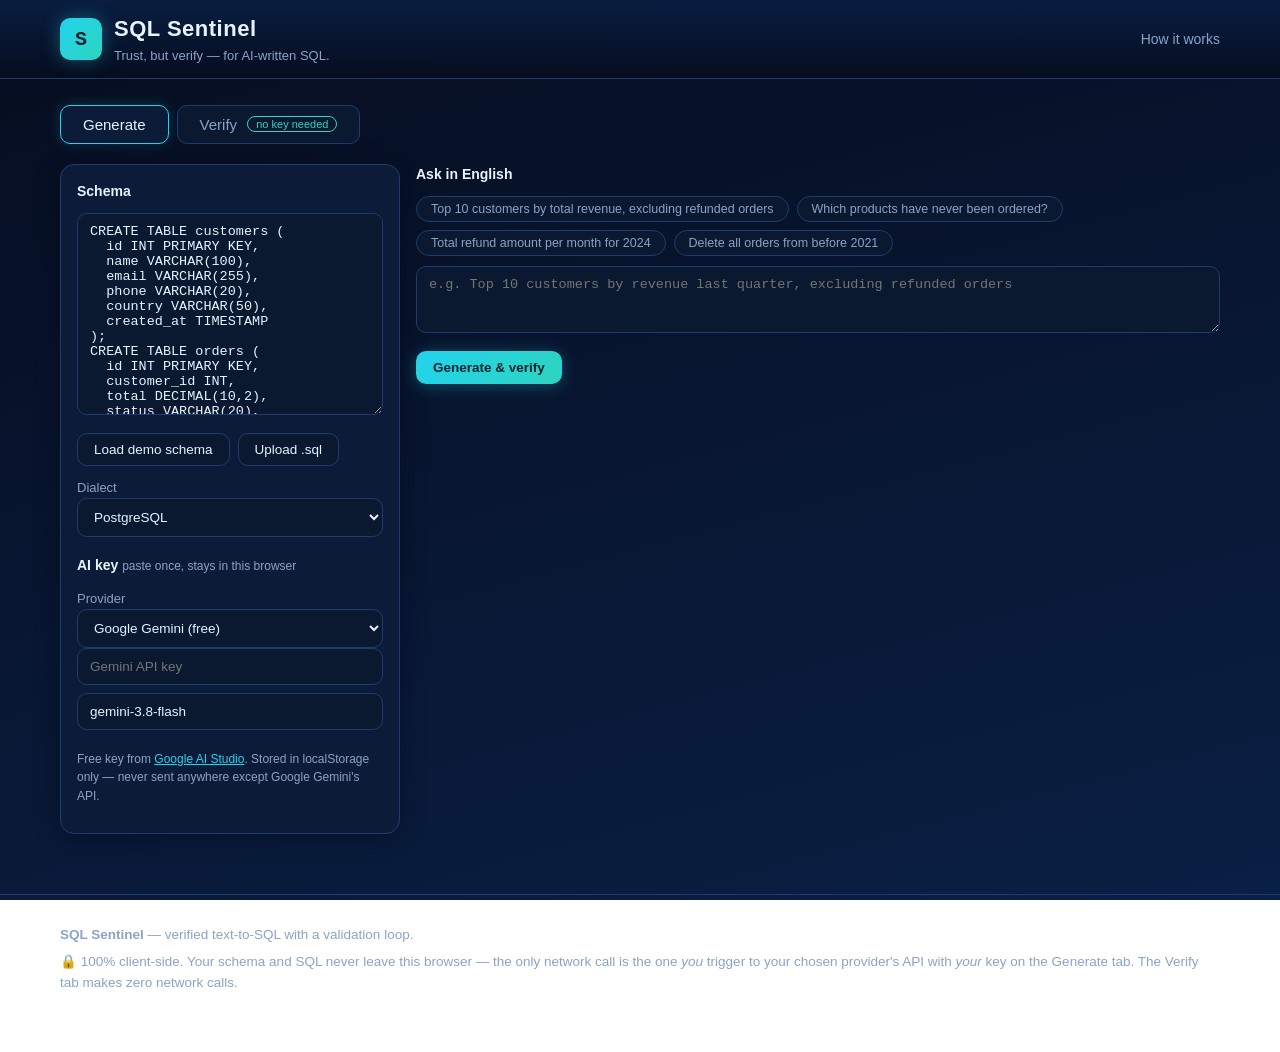
<file: index.html>
<!DOCTYPE html>
<html lang="en">
<head>
<meta charset="UTF-8">
<meta name="viewport" content="width=device-width, initial-scale=1.0">
<title>SQL Sentinel — Trust, but verify, for AI-written SQL.</title>
<meta name="description" content="SQL Sentinel: verified text-to-SQL with a validation loop. Generate SQL from English, then prove it safe against your schema — 100% in the browser.">
<link rel="stylesheet" href="assets/style.css?v=2">
<link rel="icon" href="data:image/svg+xml,<svg xmlns='http://www.w3.org/2000/svg' viewBox='0 0 100 100'><rect width='100' height='100' rx='20' fill='%230b1026'/><text x='50' y='70' font-size='52' text-anchor='middle' fill='%2338e1c6' font-family='monospace' font-weight='bold'>S</text></svg>">
</head>
<body>
<header class="site-header">
  <div class="wrap">
    <div class="brand">
      <span class="logo">S</span>
      <div>
        <h1>SQL Sentinel</h1>
        <p class="tagline">Trust, but verify — for AI-written SQL.</p>
      </div>
    </div>
    <nav><a href="about.html">How it works</a></nav>
  </div>
</header>

<main class="wrap">
  <div class="tabs" role="tablist">
    <button class="tab active" id="tabBtnGenerate" role="tab" aria-selected="true">Generate</button>
    <button class="tab" id="tabBtnVerify" role="tab" aria-selected="false">Verify <span class="keyless">no key needed</span></button>
  </div>

  <!-- ============ GENERATE TAB ============ -->
  <section id="tab-generate" role="tabpanel">
    <div class="gen-grid">
      <aside class="schema-panel">
        <h3>Schema</h3>
        <textarea id="genDdl" rows="12" spellcheck="false" placeholder="Paste CREATE TABLE statements here…"></textarea>
        <div class="btnrow">
          <button class="btn" id="genDemoSchema">Load demo schema</button>
          <button class="btn" id="genUploadSchema">Upload .sql</button>
          <input type="file" id="genSchemaFile" accept=".sql,.txt" hidden>
        </div>
        <label class="muted" for="genDialect">Dialect
          <select id="genDialect">
            <option value="postgresql" selected>PostgreSQL</option>
            <option value="mysql">MySQL</option>
            <option value="bigquery">BigQuery</option>
            <option value="snowflake">Snowflake</option>
            <option value="sqlite">SQLite</option>
            <option value="trino">Trino</option>
          </select>
        </label>
        <h3>AI key <span class="muted-sm">paste once, stays in this browser</span></h3>
        <label class="muted" for="apiProvider">Provider
          <select id="apiProvider">
            <option value="gemini" selected>Google Gemini (free)</option>
            <option value="groq">Groq (free, fast)</option>
          </select>
        </label>
        <input type="password" id="apiKey" placeholder="Gemini API key" autocomplete="off">
        <input type="text" id="apiModel" value="gemini-3.8-flash" title="Model name" autocomplete="off" spellcheck="false">
        <p class="muted-sm" id="apiKeyHint">Free key from Google AI Studio. Stored in localStorage only — never sent anywhere except Google's API.</p>
      </aside>

      <div class="gen-main">
        <h3>Ask in English</h3>
        <div class="chips" id="exampleChips"></div>
        <textarea id="question" rows="3" placeholder="e.g. Top 10 customers by revenue last quarter, excluding refunded orders"></textarea>
        <div class="btnrow">
          <button class="btn primary" id="generateBtn">Generate &amp; verify</button>
          <span class="muted-sm" id="genStatus"></span>
        </div>
        <div id="loopLog" class="loop-log" hidden></div>
        <div id="genResult" hidden>
          <div class="verdict" id="genVerdict"></div>
          <h3>SQL</h3>
          <pre class="sqlout"><code id="genSql"></code></pre>
          <h3>Validation report</h3>
          <div id="genIssues" class="issues"></div>
          <h3>In plain English</h3>
          <p id="genExplain" class="explain"></p>
        </div>
      </div>
    </div>
  </section>

  <!-- ============ VERIFY TAB ============ -->
  <section id="tab-verify" role="tabpanel" hidden>
    <p class="lede">Paste any SQL — yours, a colleague's, an AI's — and get an instant validation report.
       No key, no account, no network calls. Everything runs locally.</p>
    <div class="verify-grid">
      <div>
        <h3>SQL to check</h3>
        <textarea id="verSql" rows="10" spellcheck="false" placeholder="Paste SQL here…"></textarea>
        <div class="btnrow">
          <button class="btn" id="verDemoSql">Load demo SQL</button>
          <button class="btn" id="verRiskySql">Load risky SQL</button>
        </div>
      </div>
      <div>
        <h3>Schema <span class="muted-sm">optional but recommended</span></h3>
        <textarea id="verDdl" rows="10" spellcheck="false" placeholder="Paste CREATE TABLE statements here…"></textarea>
        <div class="btnrow">
          <button class="btn" id="verDemoSchema">Load demo schema</button>
          <label class="muted" for="verDialect">Dialect
            <select id="verDialect">
              <option value="postgresql" selected>PostgreSQL</option>
              <option value="mysql">MySQL</option>
              <option value="bigquery">BigQuery</option>
              <option value="snowflake">Snowflake</option>
              <option value="sqlite">SQLite</option>
              <option value="trino">Trino</option>
            </select>
          </label>
        </div>
      </div>
    </div>
    <div class="btnrow">
      <button class="btn primary" id="validateBtn">Validate</button>
    </div>
    <div id="verResult" hidden>
      <div class="verdict" id="verVerdict"></div>
      <h3>Validation report</h3>
      <div id="verIssues" class="issues"></div>
      <h3>In plain English</h3>
      <p id="verExplain" class="explain"></p>
    </div>
  </section>
</main>

<footer class="site-footer">
  <div class="wrap">
    <p><strong>SQL Sentinel</strong> — verified text-to-SQL with a validation loop.</p>
    <p>🔒 100% client-side. Your schema and SQL never leave this browser — the only network call is the one <em>you</em> trigger to your chosen provider's API with <em>your</em> key on the Generate tab. The Verify tab makes zero network calls.</p>
  </div>
</footer>

<script src="assets/vendor/node-sql-parser.umd.js"></script>
<script src="assets/validator.js"></script>
<script src="assets/app.js"></script>
</body>
</html>
</file>
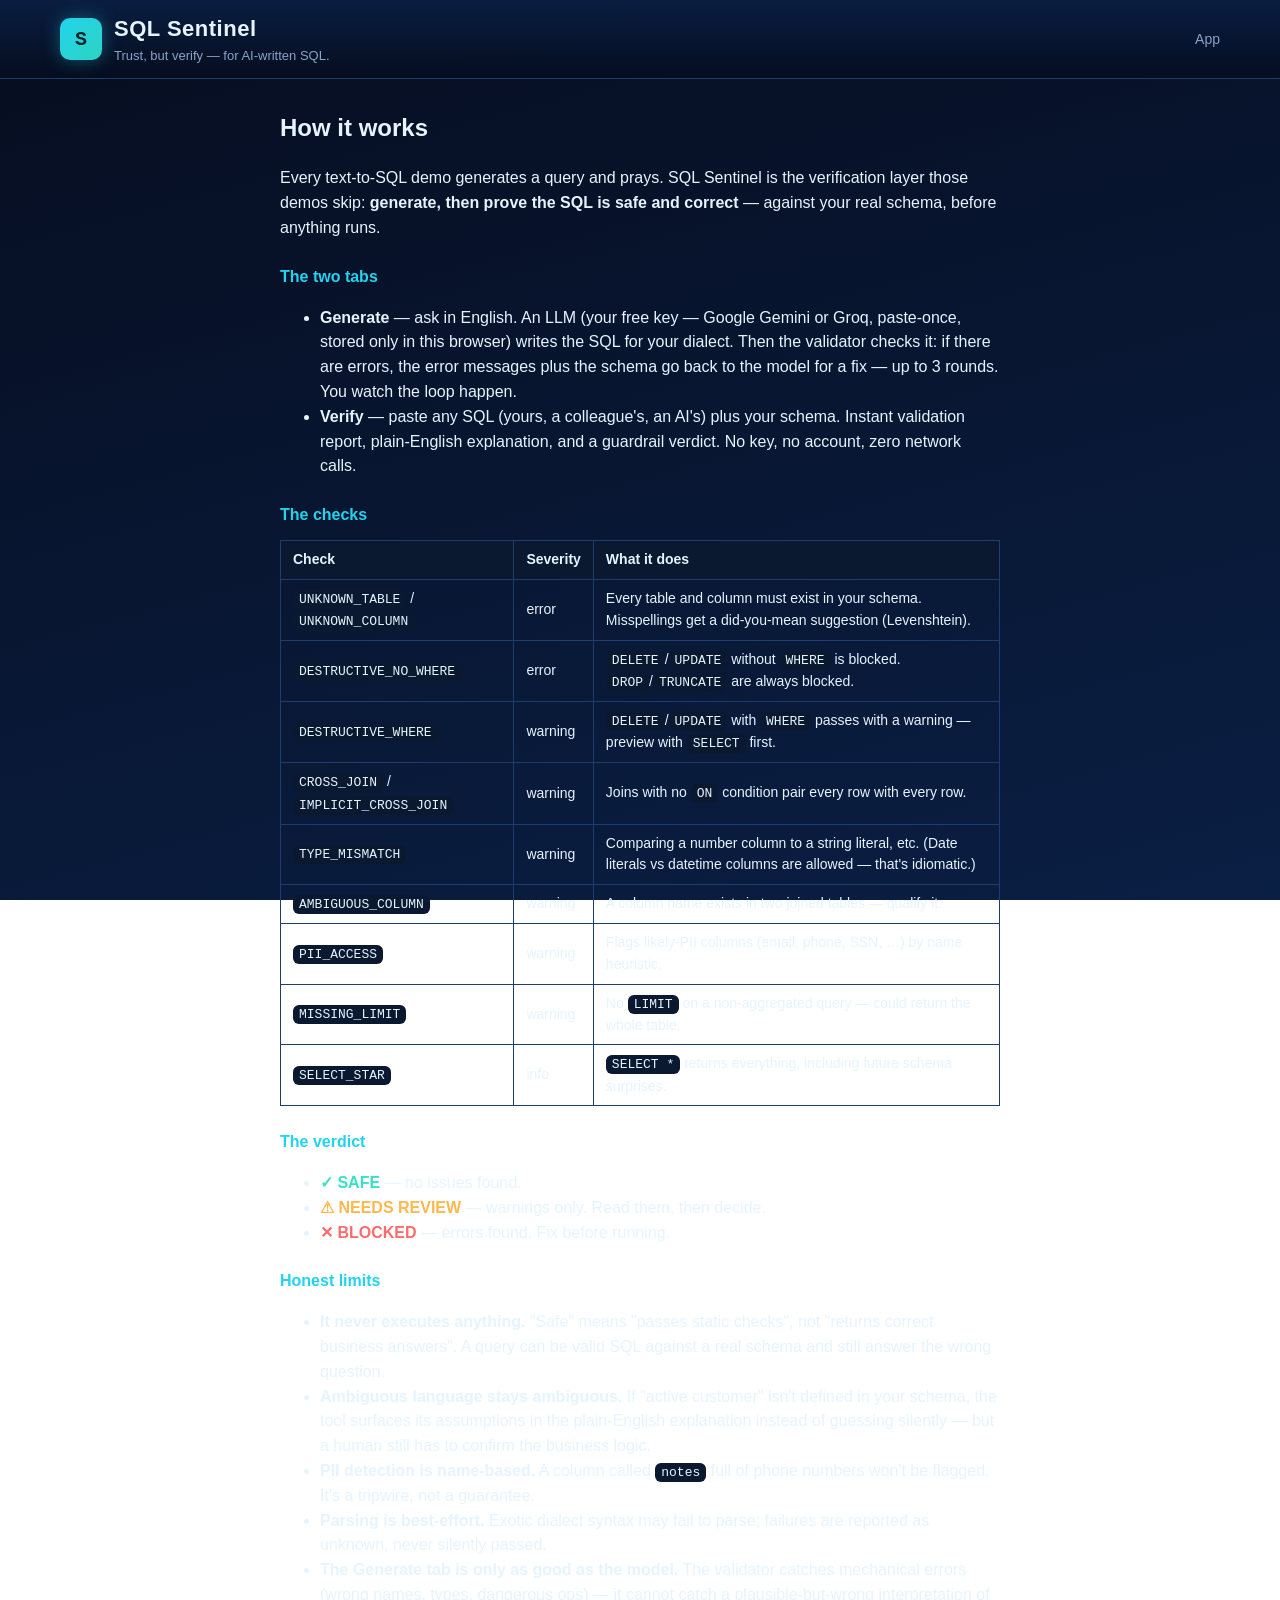
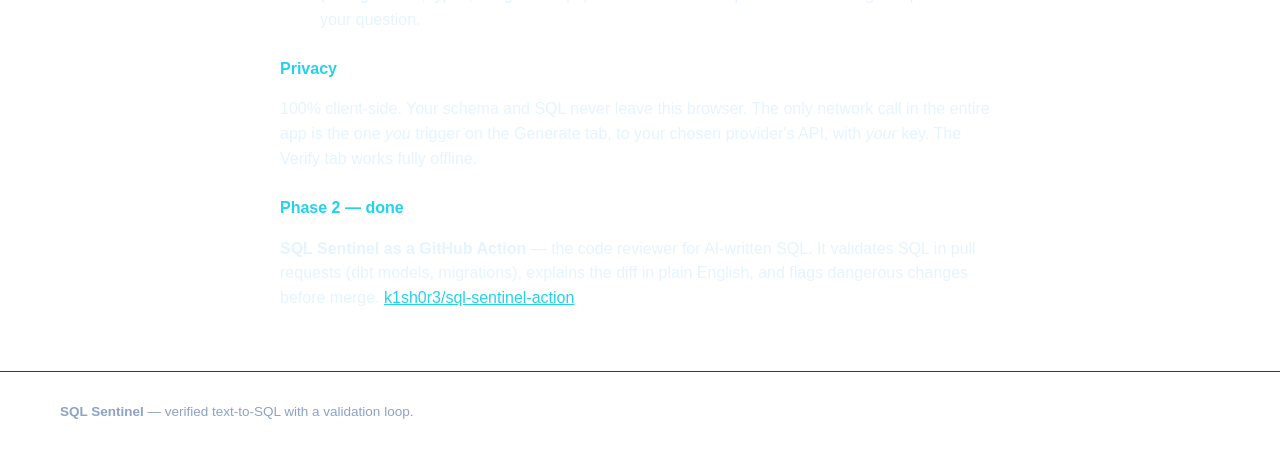
<file: about.html>
<!DOCTYPE html>
<html lang="en">
<head>
<meta charset="UTF-8">
<meta name="viewport" content="width=device-width, initial-scale=1.0">
<title>How it works — SQL Sentinel</title>
<link rel="stylesheet" href="assets/style.css?v=2">
<link rel="icon" href="data:image/svg+xml,<svg xmlns='http://www.w3.org/2000/svg' viewBox='0 0 100 100'><rect width='100' height='100' rx='20' fill='%230b1026'/><text x='50' y='70' font-size='52' text-anchor='middle' fill='%2338e1c6' font-family='monospace' font-weight='bold'>S</text></svg>">
</head>
<body>
<header class="site-header">
  <div class="wrap">
    <div class="brand">
      <span class="logo">S</span>
      <div>
        <h1>SQL Sentinel</h1>
        <p class="tagline">Trust, but verify — for AI-written SQL.</p>
      </div>
    </div>
    <nav><a href="index.html">App</a></nav>
  </div>
</header>

<main class="wrap article">
  <h2>How it works</h2>
  <p>Every text-to-SQL demo generates a query and prays. SQL Sentinel is the
     verification layer those demos skip: <strong>generate, then prove the SQL is
     safe and correct</strong> — against your real schema, before anything runs.</p>

  <h3>The two tabs</h3>
  <ul>
    <li><strong>Generate</strong> — ask in English. An LLM (your free key — Google Gemini
      or Groq, paste-once, stored only in this browser) writes the SQL for your dialect.
      Then the validator checks it: if there are errors, the error messages plus
      the schema go back to the model for a fix — up to 3 rounds. You watch the
      loop happen.</li>
    <li><strong>Verify</strong> — paste any SQL (yours, a colleague's, an AI's)
      plus your schema. Instant validation report, plain-English explanation,
      and a guardrail verdict. No key, no account, zero network calls.</li>
  </ul>

  <h3>The checks</h3>
  <table>
    <tr><th>Check</th><th>Severity</th><th>What it does</th></tr>
    <tr><td><code>UNKNOWN_TABLE</code> / <code>UNKNOWN_COLUMN</code></td><td>error</td><td>Every table and column must exist in your schema. Misspellings get a did-you-mean suggestion (Levenshtein).</td></tr>
    <tr><td><code>DESTRUCTIVE_NO_WHERE</code></td><td>error</td><td><code>DELETE</code>/<code>UPDATE</code> without <code>WHERE</code> is blocked. <code>DROP</code>/<code>TRUNCATE</code> are always blocked.</td></tr>
    <tr><td><code>DESTRUCTIVE_WHERE</code></td><td>warning</td><td><code>DELETE</code>/<code>UPDATE</code> with <code>WHERE</code> passes with a warning — preview with <code>SELECT</code> first.</td></tr>
    <tr><td><code>CROSS_JOIN</code> / <code>IMPLICIT_CROSS_JOIN</code></td><td>warning</td><td>Joins with no <code>ON</code> condition pair every row with every row.</td></tr>
    <tr><td><code>TYPE_MISMATCH</code></td><td>warning</td><td>Comparing a number column to a string literal, etc. (Date literals vs datetime columns are allowed — that's idiomatic.)</td></tr>
    <tr><td><code>AMBIGUOUS_COLUMN</code></td><td>warning</td><td>A column name exists in two joined tables — qualify it.</td></tr>
    <tr><td><code>PII_ACCESS</code></td><td>warning</td><td>Flags likely-PII columns (email, phone, SSN, …) by name heuristic.</td></tr>
    <tr><td><code>MISSING_LIMIT</code></td><td>warning</td><td>No <code>LIMIT</code> on a non-aggregated query — could return the whole table.</td></tr>
    <tr><td><code>SELECT_STAR</code></td><td>info</td><td><code>SELECT *</code> returns everything, including future schema surprises.</td></tr>
  </table>

  <h3>The verdict</h3>
  <ul>
    <li><strong style="color:#38e1c6">✓ SAFE</strong> — no issues found.</li>
    <li><strong style="color:#ffb84d">⚠ NEEDS REVIEW</strong> — warnings only. Read them, then decide.</li>
    <li><strong style="color:#ff6b6b">✕ BLOCKED</strong> — errors found. Fix before running.</li>
  </ul>

  <h3>Honest limits</h3>
  <ul>
    <li><strong>It never executes anything.</strong> "Safe" means "passes static checks", not "returns correct business answers". A query can be valid SQL against a real schema and still answer the wrong question.</li>
    <li><strong>Ambiguous language stays ambiguous.</strong> If "active customer" isn't defined in your schema, the tool surfaces its assumptions in the plain-English explanation instead of guessing silently — but a human still has to confirm the business logic.</li>
    <li><strong>PII detection is name-based.</strong> A column called <code>notes</code> full of phone numbers won't be flagged. It's a tripwire, not a guarantee.</li>
    <li><strong>Parsing is best-effort.</strong> Exotic dialect syntax may fail to parse; failures are reported as unknown, never silently passed.</li>
    <li><strong>The Generate tab is only as good as the model.</strong> The validator catches mechanical errors (wrong names, types, dangerous ops) — it cannot catch a plausible-but-wrong interpretation of your question.</li>
  </ul>

  <h3>Privacy</h3>
  <p>100% client-side. Your schema and SQL never leave this browser. The only
     network call in the entire app is the one <em>you</em> trigger on the Generate
     tab, to your chosen provider's API, with <em>your</em> key. The Verify tab works fully offline.</p>

  <h3>Phase 2 — done</h3>
  <p><strong>SQL Sentinel as a GitHub Action</strong> — the code reviewer
     for AI-written SQL. It validates SQL in pull requests (dbt models,
     migrations), explains the diff in plain English, and flags dangerous changes
     before merge. <a href="https://github.com/k1sh0r3/sql-sentinel-action">k1sh0r3/sql-sentinel-action</a></p>
</main>

<footer class="site-footer">
  <div class="wrap">
    <p><strong>SQL Sentinel</strong> — verified text-to-SQL with a validation loop.</p>
  </div>
</footer>
</body>
</html>
</file>
<file: assets/style.css>
:root {
  --bg: #060d1f;
  --bg2: #0a1830;
  --card: #0c1c38;
  --line: #1e3d6e;
  --text: #e6f4ff;
  --dim: #8ba3c7;
  --accent: #22d3ee;
  --teal: #2dd4bf;
  --red: #ff6b6b;
  --amber: #ffb84d;
  --cta: linear-gradient(135deg, #22d3ee, #2dd4bf);
}
* { box-sizing: border-box; }
body {
  margin: 0; background: linear-gradient(165deg, #060d1f 0%, #0a1f44 100%);
  background-attachment: fixed; color: var(--text);
  font-family: -apple-system, BlinkMacSystemFont, "Segoe UI", Inter, Roboto, sans-serif;
  line-height: 1.55;
}
.wrap { max-width: 1200px; margin: 0 auto; padding: 0 20px; }
a { color: var(--accent); }
code, pre { font-family: ui-monospace, SFMono-Regular, Menlo, Consolas, monospace; }

/* header */
.site-header {
  background: linear-gradient(180deg, rgba(10,31,68,.92), rgba(6,13,31,.92));
  border-bottom: 1px solid var(--line); position: sticky; top: 0; z-index: 10;
  overflow: hidden;
}
.site-header::before {
  content: ""; position: absolute; inset: 0; pointer-events: none;
  background: linear-gradient(105deg, transparent 42%, rgba(34,211,238,.10) 50%, transparent 58%);
  transform: translateX(-100%);
  animation: aegisHeaderShimmer 6s ease-in-out infinite;
}
.site-header .wrap { display: flex; align-items: center; justify-content: space-between; padding-top: 12px; padding-bottom: 12px; position: relative; }
.brand { display: flex; align-items: center; gap: 12px; }
.logo {
  width: 42px; height: 42px; border-radius: 10px; background: var(--cta);
  border: 1px solid rgba(34,211,238,.45); display: flex; align-items: center; justify-content: center;
  font-family: monospace; font-weight: bold; font-size: 20px; color: #04222e;
  box-shadow: 0 0 18px rgba(34,211,238,.35);
}
.brand h1 { margin: 0; font-size: 22px; letter-spacing: 0.5px; }
.tagline { margin: 0; color: var(--dim); font-size: 13px; }
.site-header nav a { color: var(--dim); text-decoration: none; font-size: 14px; margin-left: 18px; }
.site-header nav a:hover { color: var(--text); }

/* tabs */
.tabs { display: flex; gap: 8px; margin: 26px 0 20px; }
.tab {
  background: var(--bg2); border: 1px solid var(--line); color: var(--dim);
  border-radius: 10px; padding: 10px 22px; font-size: 15px; cursor: pointer;
}
.tab:hover { color: var(--text); border-color: var(--accent); }
.tab.active {
  background: var(--card); color: var(--text); border-color: var(--accent);
  box-shadow: 0 0 14px rgba(34,211,238,.18);
}
.tab .keyless {
  font-size: 11px; color: var(--teal); border: 1px solid var(--teal);
  border-radius: 999px; padding: 1px 8px; margin-left: 6px; vertical-align: 2px;
}

/* layout */
.gen-grid { display: grid; grid-template-columns: 340px 1fr; gap: 16px; padding-bottom: 40px; }
.verify-grid { display: grid; grid-template-columns: 1fr 1fr; gap: 16px; }
@media (max-width: 900px) { .gen-grid, .verify-grid { grid-template-columns: 1fr; } }
.schema-panel {
  background: var(--card); border: 1px solid var(--line); border-radius: 14px;
  padding: 16px; align-self: start;
  box-shadow: 0 4px 24px rgba(3,8,20,.45);
}
h3 { font-size: 14px; margin: 18px 0 10px; color: var(--text); }
h3:first-child { margin-top: 0; }
.lede { color: var(--dim); font-size: 15px; max-width: 760px; }

textarea, input[type="text"], input[type="password"], select {
  background: var(--bg2); border: 1px solid var(--line); color: var(--text);
  border-radius: 10px; padding: 10px 12px; font-size: 13.5px; width: 100%;
}
textarea { font-family: ui-monospace, SFMono-Regular, Menlo, Consolas, monospace; resize: vertical; }
input[type="password"], input[type="text"] { margin-bottom: 8px; }
label.muted { display: block; margin-top: 12px; }
.muted { color: var(--dim); font-size: 13px; }
.muted-sm { color: var(--dim); font-size: 12px; font-weight: normal; }

.btnrow { display: flex; gap: 8px; align-items: center; margin-top: 10px; flex-wrap: wrap; }
.btn {
  background: var(--bg2); border: 1px solid var(--line); color: var(--text);
  border-radius: 10px; padding: 8px 16px; font-size: 13.5px; cursor: pointer;
}
.btn:hover { border-color: var(--accent); box-shadow: 0 0 10px rgba(34,211,238,.15); }
.btn.primary {
  background: var(--cta); border-color: transparent; color: #03232c; font-weight: 700;
  box-shadow: 0 2px 16px rgba(34,211,238,.30);
}
.btn.primary:hover { box-shadow: 0 2px 22px rgba(34,211,238,.45); }
.btn:disabled { opacity: .45; cursor: default; }

.chips { display: flex; gap: 8px; flex-wrap: wrap; margin-bottom: 10px; }
.chip {
  background: var(--bg2); border: 1px solid var(--line); color: var(--dim);
  border-radius: 999px; padding: 5px 14px; font-size: 12.5px; cursor: pointer;
}
.chip:hover { color: var(--text); border-color: var(--teal); }

/* loop log */
.loop-log {
  margin-top: 14px; background: var(--bg2); border: 1px solid var(--line);
  border-radius: 10px; padding: 12px 14px; font-size: 13px; color: var(--dim);
}
.loop-log .round { margin-bottom: 6px; }
.loop-log .round:last-child { margin-bottom: 0; }
.loop-log .bad { color: var(--red); }
.loop-log .good { color: var(--teal); }

/* verdict */
.verdict {
  position: relative;
  margin: 18px 0 6px; padding: 12px 16px; border-radius: 10px; font-weight: 700; font-size: 15px;
  border: 1px solid var(--line); background: var(--bg2);
}
.verdict::after {
  content: ""; position: absolute; inset: -2px; border-radius: 12px;
  border: 2px solid rgba(34,211,238,.5); opacity: 0; pointer-events: none;
  animation: aegisShieldPulse 3s ease-out infinite;
}
.verdict.safe {
  border-color: var(--teal); color: var(--teal);
  background: linear-gradient(135deg, rgba(34,211,238,.10), rgba(45,212,191,.10));
  box-shadow: 0 0 28px rgba(45,212,191,.22), inset 0 0 14px rgba(45,212,191,.06);
}
.verdict.safe::after { border-color: rgba(45,212,191,.65); }
.verdict.review { border-color: var(--amber); color: var(--amber); }
.verdict.review::after { border-color: rgba(255,184,77,.55); }
.verdict.blocked { border-color: var(--red); color: var(--red); }
.verdict.blocked::after { border-color: rgba(255,107,107,.55); }

/* sql output */
.sqlout {
  background: #071026; border: 1px solid var(--line); border-radius: 10px;
  padding: 14px 16px; overflow: auto; font-size: 13.5px; white-space: pre-wrap;
}

/* issues */
.issues { display: flex; flex-direction: column; gap: 8px; }
.issue {
  border: 1px solid var(--line); border-left-width: 4px; border-radius: 8px;
  padding: 10px 14px; background: var(--bg2); font-size: 13.5px;
}
.issue.error { border-left-color: var(--red); }
.issue.warning { border-left-color: var(--amber); }
.issue.info { border-left-color: var(--accent); }
.issue .code {
  font-size: 11px; text-transform: uppercase; letter-spacing: .06em;
  color: var(--dim); display: block; margin-bottom: 2px;
}
.issue.error .code { color: var(--red); }
.issue.warning .code { color: var(--amber); }
.issue .sugg { color: var(--dim); font-size: 12.5px; margin-top: 4px; }
.issue .sugg::before { content: "→ "; }
.no-issues { color: var(--teal); font-size: 14px; }

.explain {
  background: var(--card); border: 1px solid var(--line); border-radius: 10px;
  padding: 14px 16px; font-size: 14px;
  box-shadow: 0 4px 24px rgba(3,8,20,.45);
}

/* about */
.article { max-width: 760px; margin: 30px auto 60px; }
.article h2 { margin-top: 30px; }
.article h3 { margin-top: 24px; color: var(--accent); font-size: 16px; }
.article code { background: var(--bg2); padding: 2px 6px; border-radius: 6px; font-size: 13px; }
.article pre { background: var(--bg2); border: 1px solid var(--line); border-radius: 10px; padding: 14px; overflow: auto; font-size: 13px; }
.article table { border-collapse: collapse; width: 100%; font-size: 14px; margin: 12px 0; }
.article th, .article td { border: 1px solid var(--line); padding: 8px 12px; text-align: left; }
.article th { background: var(--bg2); }

.site-footer { border-top: 1px solid var(--line); padding: 24px 0 40px; margin-top: 20px; }
.site-footer p { margin: 6px 0; font-size: 13.5px; color: var(--dim); }
[hidden] { display: none !important; }

/* AEGIS signature animations (transform/opacity only) */
@keyframes aegisShieldPulse {
  0% { transform: scale(1); opacity: .75; }
  70% { transform: scale(1.045); opacity: 0; }
  100% { transform: scale(1.045); opacity: 0; }
}
@keyframes aegisHeaderShimmer {
  0% { transform: translateX(-100%); }
  55%, 100% { transform: translateX(100%); }
}

@media (prefers-reduced-motion: reduce) {
  * { animation: none !important; transition: none !important; }
}
</file>
